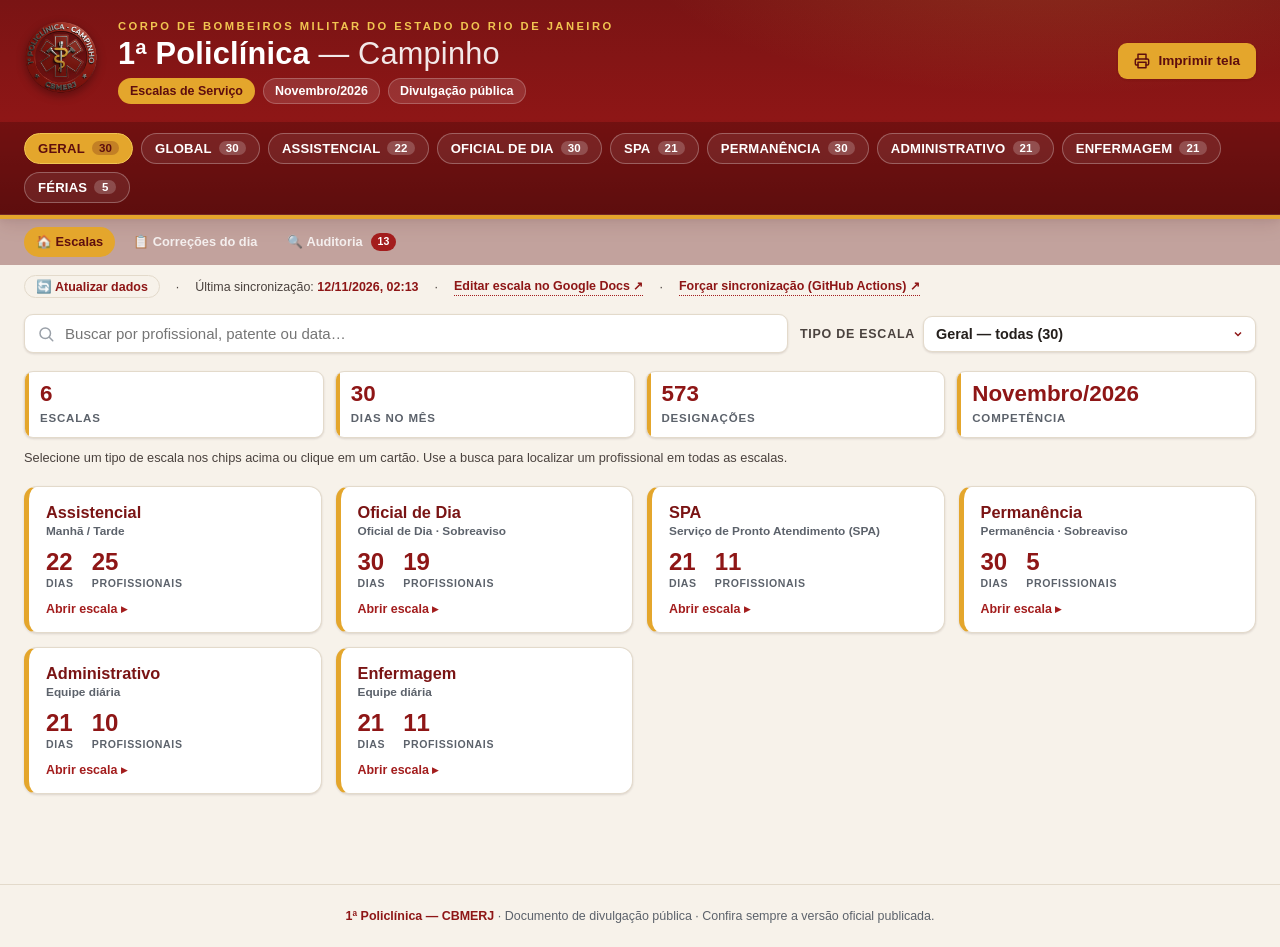
<file: index.html>
<!DOCTYPE html>
<html lang="pt-BR">
<head>
<meta charset="UTF-8">
<meta name="viewport" content="width=device-width, initial-scale=1.0">
<title>Escalas — 1ª Policlínica CBMERJ</title>
<link rel="icon" type="image/webp" href="assets/logo-policlinica.webp">
<link rel="stylesheet" href="assets/site.css">
</head>
<body>

<header class="hero">
  <div class="hero-inner">
    <!-- Brasão oficial da 1ª Policlínica — Campinho, CBMERJ -->
    <div class="badge" aria-hidden="true">
      <img src="assets/logo-policlinica.webp" width="74" height="74" alt="">
    </div>
    <div class="hero-text">
      <div class="eyebrow">Corpo de Bombeiros Militar do Estado do Rio de Janeiro</div>
      <h1>1ª Policlínica <span class="thin">— Campinho</span></h1>
      <div class="hero-sub" id="hero-pills">
        <span class="pill gold">Escalas de Serviço</span>
        <span class="pill" id="pill-competencia">Carregando…</span>
        <span class="pill">Divulgação pública</span>
      </div>
    </div>
    <button class="btn-print" onclick="window.print()" title="Imprimir a tela atual">
      <svg width="16" height="16" viewBox="0 0 24 24" fill="none" stroke="currentColor" stroke-width="2.2" stroke-linecap="round" stroke-linejoin="round"><path d="M6 9V2h12v7"/><path d="M6 18H4a2 2 0 0 1-2-2v-5a2 2 0 0 1 2-2h16a2 2 0 0 1 2 2v5a2 2 0 0 1-2 2h-2"/><rect x="6" y="14" width="12" height="8"/></svg>
      Imprimir tela
    </button>
  </div>

  <div class="chipbar"><div class="chipbar-inner" id="chipbar"></div></div>
</header>

<nav class="pagenav" aria-label="Navegação entre páginas">
  <div class="pagenav-inner">
    <a href="index.html" class="active">🏠 Escalas</a>
    <a href="correcoes.html">📋 Correções do dia</a>
    <a href="auditoria.html">🔍 Auditoria<span class="badge-alert" id="audit-badge" style="display:none"></span></a>
  </div>
</nav>

<div class="srcbar" id="srcbar"></div>

<div class="toolbar">
  <label class="search">
    <svg width="18" height="18" viewBox="0 0 24 24" fill="none" stroke="currentColor" stroke-width="2" stroke-linecap="round"><circle cx="11" cy="11" r="7"/><path d="M21 21l-4.3-4.3"/></svg>
    <input id="q" type="search" placeholder="Buscar por profissional, patente ou data…" autocomplete="off">
  </label>
  <div class="field">
    <label for="sel-tipo">Tipo de Escala</label>
    <select id="sel-tipo"></select>
  </div>
  <div class="seg" id="seg-view" role="tablist" aria-label="Modo de visualização">
    <button id="view-day" class="active" role="tab">Por Data</button>
    <button id="view-prof" role="tab">Por Profissional</button>
  </div>
</div>

<section class="stats" id="stats" aria-label="Resumo"></section>
<div class="legend" id="legend"></div>

<main><div id="content"><div class="empty">Carregando escalas…</div></div></main>

<footer id="footer">
  <strong>1ª Policlínica — CBMERJ</strong> · Documento de divulgação pública ·
  Confira sempre a versão oficial publicada.
</footer>

<script>
/* ============================================================
   Site estático: os dados NÃO estão fixos no código. Eles vêm de
   data/escalas.json (gerado a partir do Google Docs mantido pela
   administração) e data/contatos.json (telefones para WhatsApp).
   Layouts suportados: 'shift' (M/T) · 'team' (equipe) · 'pair' (2 colunas)
   ============================================================ */
const M=1,T=2;

let SCHEDULES=[];
let byId={};
let CONTACTS=[];
let META={};
let FERIAS={atualizadoEm:null,linkQuadro:null,periodos:[]};

/* ---------- HELPERS ---------- */
const norm=s=>(s||"").toLowerCase().normalize("NFD").replace(/[̀-ͯ]/g,"");

const RANKS=[
  [/^TEN\s+CEL\b/i,"TEN CEL","r-tc"],
  [/^SUBTEN\b/i,"SUBTEN","r-sub"],
  [/^[1-3][°º]\s*TEN\b/i,null,"r-ten"],
  [/^[1-3][°º]\s*SGT\b/i,null,"r-sgt"],
  [/^CEL\b/i,"CEL","r-cel"],
  [/^MAJ\b/i,"MAJ","r-maj"],
  [/^CAP\b/i,"CAP","r-cap"],
  [/^SGT\b/i,"SGT","r-sgt"],
  [/^TEN\b/i,"TEN","r-ten"],
];
function rank(nameRaw){
  const n=(nameRaw||"").replace(/\s+/g," ").trim();
  for(const [re,label,cls] of RANKS){
    const m=n.match(re);
    if(m) return {label:(label||m[0].trim()).toUpperCase(),cls,rest:n.slice(m[0].length).trim(),full:n};
  }
  return {label:"",cls:"r-sgt",rest:n,full:n};
}

let CONTACT_BY_KEY={};
function contactFor(restName){
  return CONTACT_BY_KEY[norm(restName)];
}
function waHref(phoneRaw,personName){
  const digits=(phoneRaw||"").replace(/\D/g,"");
  if(!digits)return null;
  const text=encodeURIComponent(`Olá, ${personName} — sobre a escala de serviço da 1ª Policlínica.`);
  return `https://wa.me/${digits}?text=${text}`;
}
const WA_ICON=`<svg viewBox="0 0 24 24" fill="currentColor"><path d="M17.5 14.4c-.3-.1-1.6-.8-1.9-.9-.2-.1-.4-.1-.6.1-.2.2-.6.9-.8 1.1-.1.2-.3.2-.5.1-1.5-.7-2.5-1.3-3.5-2.9-.3-.4 0-.4.3-.8.2-.2.3-.4.1-.6-.1-.2-.6-1.5-.8-2-.2-.5-.4-.4-.6-.4h-.5c-.2 0-.5.1-.7.4-.2.3-.9 1-.9 2.3 0 1.4 1 2.7 1.2 2.9.2.2 1.9 3 4.7 4.1 2.3 1 2.3.6 2.7.5.4-.1 1.6-.6 1.8-1.3.2-.6.2-1.1.1-1.2-.1-.1-.3-.2-.6-.3zm-5.5 6.5h0c-1.6 0-3.1-.4-4.5-1.2l-.3-.2-3.3.9.9-3.2-.2-.3C3.9 15.4 3.5 13.7 3.5 12c0-4.7 3.8-8.5 8.5-8.5 2.3 0 4.4.9 6 2.5 1.6 1.6 2.5 3.7 2.5 6 0 4.7-3.8 8.5-8.5 8.5zm7.1-15.6C17.4 3.6 14.8 2.5 12 2.5 6.8 2.5 2.5 6.8 2.5 12c0 1.7.4 3.4 1.3 4.8L2.5 21.5l4.8-1.3c1.4.8 3 1.2 4.7 1.2h0c5.2 0 9.5-4.3 9.5-9.5 0-2.5-1-4.9-2.9-6.6z"/></svg>`;
function waButton(phoneRaw,personName){
  const href=waHref(phoneRaw,personName);
  if(!href)return "";
  return `<a class="wa-btn" href="${href}" target="_blank" rel="noopener" title="Chamar ${personName} no WhatsApp" onclick="event.stopPropagation()">${WA_ICON}</a>`;
}
function rankHTML(nameRaw){
  const r=rank(nameRaw);
  const c=contactFor(r.rest);
  const wa=c?waButton(c.whatsapp,r.full):"";
  return `<span class="rank ${r.cls}">${r.label||"—"}</span><span class="name">${r.rest}</span>${wa}`;
}
const dd=d=>d.slice(0,5);

function dayNames(sc,day){
  if(sc.layout==="shift")return day.r.map(x=>x[0]);
  if(sc.layout==="team")return day.t;
  return [...day.a.map(x=>x.n),...day.b.map(x=>x.n)];
}
function dayBlob(sc,day){return norm(day.d+" "+day.wd+" "+dayNames(sc,day).join(" "));}

function brDateToJs(s){const [d,m,y]=s.split("/").map(Number);return new Date(y,m-1,d);}
function periodoAtivo(p,hoje){const h=new Date(hoje.getFullYear(),hoje.getMonth(),hoje.getDate());return brDateToJs(p.inicio)<=h&&h<=brDateToJs(p.fim);}

/* ---------- STATE ---------- */
const state={sched:"geral",view:"day",q:""};

/* ---------- CHIPS + SELECT ---------- */
function distinctCalendarDays(){
  const set=new Set();SCHEDULES.forEach(s=>s.days.forEach(d=>set.add(d.d)));return set.size;
}
const BASE_IDS=["assistencial","permanencia","administrativo","enfermagem"];
const BASE_LABELS={assistencial:"Assistência",permanencia:"Permanência",administrativo:"Administrativo",enfermagem:"Enfermagem"};

function buildChrome(){
  const chips=[["geral","GERAL",distinctCalendarDays()],
    ["global","GLOBAL",globalDates().length],
    ...SCHEDULES.map(s=>[s.id,s.label.toUpperCase(),s.days.length]),
    ["ferias","FÉRIAS",FERIAS.periodos.length]];
  document.getElementById("chipbar").innerHTML=chips.map(([id,lbl,c])=>
    `<button class="tchip" data-sched="${id}"><span>${lbl}</span><span class="cnt">${c}</span></button>`).join("");
  document.getElementById("sel-tipo").innerHTML=chips.map(([id,lbl,c])=>
    `<option value="${id}">${id==="geral"?"Geral — todas":id==="ferias"?"Férias":id==="global"?"Global — todas as funções":(byId[id].short||byId[id].label)} (${c})</option>`).join("");
  document.querySelectorAll(".tchip").forEach(b=>b.onclick=()=>setSched(b.dataset.sched));
  document.getElementById("sel-tipo").onchange=e=>setSched(e.target.value);
}

function syncChrome(){
  document.querySelectorAll(".tchip").forEach(b=>b.classList.toggle("active",b.dataset.sched===state.sched));
  document.getElementById("sel-tipo").value=state.sched;
  document.getElementById("seg-view").classList.toggle("hidden",state.sched==="geral"||state.sched==="ferias"||state.sched==="global");
}

/* ---------- STATS + LEGEND ---------- */
function renderStatsLegend(){
  const stats=document.getElementById("stats"), legend=document.getElementById("legend");
  const competencia=META.competencia||"—";
  if(state.sched==="geral"){
    let entries=0;
    SCHEDULES.forEach(s=>s.days.forEach(d=>entries+=dayNames(s,d).length));
    stats.innerHTML=statCards([[SCHEDULES.length,"Escalas"],[distinctCalendarDays(),"Dias no mês"],[entries,"Designações"],[competencia,"Competência"]]);
    legend.innerHTML=`<span class="item hint">Selecione um tipo de escala nos chips acima ou clique em um cartão. Use a busca para localizar um profissional em todas as escalas.</span>`;
    return;
  }
  if(state.sched==="ferias"){
    const hoje=new Date();
    const ativos=FERIAS.periodos.filter(p=>periodoAtivo(p,hoje)).length;
    stats.innerHTML=statCards([[FERIAS.periodos.length,"Períodos"],[ativos,"De férias hoje"],[competencia,"Competência"]]);
    legend.innerHTML=`<span class="item"><span class="dot a"></span> Em férias agora</span><span class="item"><span class="dot b"></span> Período futuro/encerrado</span>`;
    return;
  }
  if(state.sched==="global"){
    const days=globalDates();
    let entries=0;const profs=new Set();
    BASE_IDS.forEach(id=>{const sc=byId[id];if(!sc)return;sc.days.forEach(d=>dayNames(sc,d).forEach(n=>{profs.add(norm(rank(n).rest));entries++;}));});
    stats.innerHTML=statCards([[days.length,"Dias"],[profs.size,"Profissionais"],[entries,"Designações"],[competencia,"Competência"]]);
    legend.innerHTML=`<span class="item"><span class="acc-flag">SPA · Oficial de Dia</span> atividade acumulada à função do dia</span><span class="item hint" style="color:var(--silver-500)">Botão “Imprimir tela” ou Ctrl/Cmd + P</span>`;
    return;
  }
  const sc=byId[state.sched];
  const profs=new Set();let entries=0;
  sc.days.forEach(d=>dayNames(sc,d).forEach(n=>{profs.add(norm(rank(n).rest));entries++;}));
  stats.innerHTML=statCards([[sc.days.length,"Dias de escala"],[profs.size,"Profissionais"],[entries,sc.unit],[competencia,"Competência"]]);

  if(sc.layout==="shift")
    legend.innerHTML=`<span class="item"><span class="chip m">M</span> Manhã</span><span class="item"><span class="chip t">T</span> Tarde</span><span class="item hint" style="color:var(--silver-500)">Botão “Imprimir tela” ou Ctrl/Cmd + P</span>`;
  else if(sc.layout==="pair")
    legend.innerHTML=`<span class="item"><span class="dot a"></span> ${sc.cols[0]}</span><span class="item"><span class="dot b"></span> ${sc.cols[1]}</span><span class="item hint" style="color:var(--silver-500)">Botão “Imprimir tela” ou Ctrl/Cmd + P</span>`;
  else
    legend.innerHTML=`<span class="item"><span class="dot a"></span> Equipe do dia</span><span class="item hint" style="color:var(--silver-500)">Botão “Imprimir tela” ou Ctrl/Cmd + P</span>`;
}
const statCards=arr=>arr.map(([n,l])=>`<div class="stat"><div class="num">${n}</div><div class="lbl">${l}</div></div>`).join("");

/* ---------- RENDER: content ---------- */
function render(){
  syncChrome();renderStatsLegend();
  const el=document.getElementById("content");
  const q=norm(state.q.trim());
  if(state.sched==="geral"){el.innerHTML=renderDash(q);bindDash();return;}
  if(state.sched==="ferias"){el.innerHTML=renderFerias(q);return;}
  if(state.sched==="global"){el.innerHTML=renderGlobal(q);return;}
  const sc=byId[state.sched];
  el.innerHTML=state.view==="day"?renderDays(sc,q):renderProf(sc,q);
}

/* FÉRIAS (períodos, não dias) */
function renderFerias(q){
  if(!FERIAS.periodos.length){
    return `<div class="empty"><svg width="44" height="44" viewBox="0 0 24 24" fill="none" stroke="currentColor" stroke-width="1.6"><rect x="3" y="4" width="18" height="18" rx="2"/><path d="M16 2v4M8 2v4M3 10h18"/></svg>
      <div>Nenhum período de férias sincronizado ainda.</div>
      ${FERIAS.linkQuadro?`<div style="margin-top:8px"><a href="${FERIAS.linkQuadro}" target="_blank" rel="noopener">Ver quadro no Trello ↗</a></div>`:""}
    </div>`;
  }
  const hoje=new Date();
  const items=FERIAS.periodos
    .filter(p=>!q||norm(p.nome).includes(q))
    .slice()
    .sort((a,b)=>brDateToJs(a.inicio)-brDateToJs(b.inicio));
  const cards=items.map(p=>{
    const ativo=periodoAtivo(p,hoje);
    const r=rank(p.nome);
    const c=contactFor(r.rest);
    const wa=c?waButton(c.whatsapp,r.full):"";
    return `<div class="prof"><div class="prof-head">
      <span class="dot ${ativo?'a':'b'}"></span>
      <span class="rank ${r.cls}">${r.label||"—"}</span><span class="name">${r.rest}</span>${wa}
      <span class="badge-count">${ativo?"de férias agora":dd(p.inicio)+" – "+dd(p.fim)}</span>
      </div>
      <div class="prof-days"><span class="dtag"><span class="dd">${p.inicio}</span> até <span class="dd">${p.fim}</span></span></div>
    </div>`;
  }).join("");
  return `<div class="grid">${cards||emptyBlock()}</div>`;
}

/* ---------- GLOBAL (todos os militares do dia, por função) ---------- */
function globalDates(){
  const map=new Map();
  BASE_IDS.forEach(id=>{const sc=byId[id];if(!sc)return;sc.days.forEach(d=>{if(!map.has(d.d))map.set(d.d,d.wd);});});
  return [...map.entries()].sort((a,b)=>brDateToJs(a[0])-brDateToJs(b[0]));
}
function dayOf(scId,dateStr){
  const sc=byId[scId];if(!sc)return null;
  return sc.days.find(d=>d.d===dateStr)||null;
}
function buildAccFlags(dateStr){
  const flags=new Map();
  const add=(name,label)=>{const k=norm(rank(name).rest);if(!flags.has(k))flags.set(k,[]);flags.get(k).push(label);};
  const spa=dayOf("spa",dateStr);
  if(spa)spa.r.forEach(([n,s])=>add(n,"SPA "+((s&M&&s&T)?"M/T":s&M?"M":"T")));
  const of=dayOf("oficial",dateStr);
  if(of){
    of.a.forEach(e=>add(e.n,"Oficial de Dia"+(e.t?` (${e.t})`:"")));
    of.b.forEach(e=>add(e.n,"Sobreaviso (Of. Dia)"));
  }
  return flags;
}
function flagsHTML(flagsMap,name){
  const arr=flagsMap.get(norm(rank(name).rest));
  if(!arr||!arr.length)return "";
  return arr.map(f=>`<span class="acc-flag">${f}</span>`).join("");
}
function pairSecGlobal(label,cls,arr,flagsMap,matched){
  return `<div class="pair-sec"><div class="pair-lbl ${cls}"><span class="dot ${cls}"></span>${label}</div>`+
    arr.map(e=>{matched.add(norm(rank(e.n).rest));return `<div class="pair-row">${e.t?`<span class="time-tag">${e.t}</span>`:""}${rankHTML(e.n)}${flagsHTML(flagsMap,e.n)}</div>`;}).join("")+`</div>`;
}
function renderGlobal(q){
  const days=globalDates();
  const cards=days.map(([dateStr,wd])=>{
    const blobParts=[dateStr,wd];
    BASE_IDS.forEach(id=>{const d=dayOf(id,dateStr);if(d)blobParts.push(dayNames(byId[id],d).join(" "));});
    const spaDay0=dayOf("spa",dateStr);if(spaDay0)blobParts.push(spaDay0.r.map(x=>x[0]).join(" "));
    const ofDay0=dayOf("oficial",dateStr);if(ofDay0)blobParts.push([...ofDay0.a.map(e=>e.n),...ofDay0.b.map(e=>e.n)].join(" "));
    const blob=norm(blobParts.join(" "));
    if(q&&!blob.includes(q))return "";

    const flags=buildAccFlags(dateStr);
    const matched=new Set();
    let total=0;

    const sections=BASE_IDS.map(id=>{
      const sc=byId[id],day=dayOf(id,dateStr);
      if(!sc)return "";
      if(!day)return `<div class="gsec"><div class="gsec-lbl">${BASE_LABELS[id]}</div><div class="gsec-empty">Sem lançamento</div></div>`;
      const names=dayNames(sc,day);total+=names.length;
      let body;
      if(sc.layout==="shift"){
        body=`<ul class="roster">`+day.r.map(([n,s])=>{matched.add(norm(rank(n).rest));
          return `<li>${rankHTML(n)}${flagsHTML(flags,n)}<span class="shifts"><span class="sh ${s&M?'on-m':'off'}">M</span><span class="sh ${s&T?'on-t':'off'}">T</span></span></li>`;
        }).join("")+`</ul>`;
      }else if(sc.layout==="team"){
        body=`<ul class="roster">`+day.t.map(n=>{matched.add(norm(rank(n).rest));
          return `<li>${rankHTML(n)}${flagsHTML(flags,n)}</li>`;
        }).join("")+`</ul>`;
      }else{
        body=pairSecGlobal(sc.cols[0],"a",day.a,flags,matched)+pairSecGlobal(sc.cols[1],"b",day.b,flags,matched);
      }
      return `<div class="gsec"><div class="gsec-lbl">${BASE_LABELS[id]}<span class="gsec-cnt">${names.length}</span></div>${body}</div>`;
    }).join("");

    const extras=[];
    const spaDay=dayOf("spa",dateStr);
    if(spaDay)spaDay.r.forEach(([n])=>{if(!matched.has(norm(rank(n).rest)))extras.push({n,label:"SPA"});});
    const ofDay=dayOf("oficial",dateStr);
    if(ofDay){
      ofDay.a.forEach(e=>{if(!matched.has(norm(rank(e.n).rest)))extras.push({n:e.n,label:"Oficial de Dia"+(e.t?` (${e.t})`:"")});});
      ofDay.b.forEach(e=>{if(!matched.has(norm(rank(e.n).rest)))extras.push({n:e.n,label:"Sobreaviso (Of. Dia)"});});
    }
    const extrasHTML=extras.length?`<div class="gsec gsec-extra"><div class="gsec-lbl">Também de plantão hoje (sem função-base cadastrada)</div>
      <ul class="roster">${extras.map(e=>`<li>${rankHTML(e.n)}<span class="acc-flag">${e.label}</span></li>`).join("")}</ul></div>`:"";

    return `<article class="card gcard">
      <div class="card-head"><div><div class="date">${dd(dateStr)}</div><div class="wd">${wd}</div></div><span class="count">${total}</span></div>
      ${sections}${extrasHTML}</article>`;
  }).join("");
  return `<div class="grid global-grid">${cards||emptyBlock()}</div>`;
}

/* GERAL dashboard */
function renderDash(q){
  const cards=SCHEDULES.map(sc=>{
    let hits=0;
    if(q)sc.days.forEach(d=>{if(dayBlob(sc,d).includes(q))hits++;});
    if(q&&hits===0)return "";
    const profs=new Set();sc.days.forEach(d=>dayNames(sc,d).forEach(n=>profs.add(norm(rank(n).rest))));
    return `<button class="dcard" data-sched="${sc.id}">
      <h3>${sc.label}</h3><div class="sub">${sc.short||nameForLayout(sc)}</div>
      <div class="metrics">
        <div class="metric"><div class="n">${sc.days.length}</div><div class="l">Dias</div></div>
        <div class="metric"><div class="n">${profs.size}</div><div class="l">Profissionais</div></div>
      </div>
      ${q?`<div class="hitline">${hits} dia(s) com “${state.q.trim()}”</div>`:""}
      <div class="go">Abrir escala ▸</div>
    </button>`;
  }).join("");
  return `<div class="dash">${cards||emptyBlock()}</div>`;
}
function nameForLayout(sc){return sc.layout==="pair"?sc.cols.join(" · "):sc.layout==="shift"?"Manhã / Tarde":"Equipe diária";}
function bindDash(){document.querySelectorAll(".dcard").forEach(b=>b.onclick=()=>setSched(b.dataset.sched));}

/* DAY view per layout */
function renderDays(sc,q){
  const cards=sc.days.map(day=>{
    const match=!q||dayBlob(sc,day).includes(q);
    if(!match)return "";
    if(day.feriado){
      return `<article class="card">
        <div class="card-head"><div><div class="date">${dd(day.d)}</div><div class="wd">${day.wd}</div></div></div>
        <div class="feriado-box">★ ${day.feriado}</div></article>`;
    }
    let body,count;
    if(sc.layout==="shift"){
      count=day.r.length;
      body=`<ul class="roster">`+day.r.map(([n,s])=>`<li class="${q&&norm(rank(n).rest).includes(q)?'hit':''}">${rankHTML(n)}
        <span class="shifts"><span class="sh ${s&M?'on-m':'off'}">M</span><span class="sh ${s&T?'on-t':'off'}">T</span></span></li>`).join("")+`</ul>`;
    }else if(sc.layout==="team"){
      count=day.t.length;
      body=`<ul class="roster">`+day.t.map(n=>`<li class="${q&&norm(rank(n).rest).includes(q)?'hit':''}">${rankHTML(n)}</li>`).join("")+`</ul>`;
    }else{
      count=day.a.length+day.b.length;
      body=pairSec(sc.cols[0],"a",day.a,q)+pairSec(sc.cols[1],"b",day.b,q);
    }
    return `<article class="card">
      <div class="card-head"><div><div class="date">${dd(day.d)}</div><div class="wd">${day.wd}</div></div><span class="count">${count}</span></div>
      ${body}</article>`;
  }).join("");
  return `<div class="grid">${cards||emptyBlock()}</div>`;
}
function pairSec(label,cls,arr,q){
  return `<div class="pair-sec"><div class="pair-lbl ${cls}"><span class="dot ${cls}"></span>${label}</div>`+
    arr.map(e=>`<div class="pair-row ${q&&norm(rank(e.n).rest).includes(q)?'hit':''}">${e.t?`<span class="time-tag">${e.t}</span>`:""}${rankHTML(e.n)}</div>`).join("")+`</div>`;
}

/* PROFESSIONAL view per layout */
function renderProf(sc,q){
  const map=new Map();
  const push=(n,dstr,meta)=>{const k=rank(n).rest;if(!map.has(k))map.set(k,{full:n,items:[]});map.get(k).items.push({dd:dd(dstr),meta});};
  sc.days.forEach(day=>{
    if(day.feriado)return;
    if(sc.layout==="shift")day.r.forEach(([n,s])=>push(n,day.d,{type:"shift",s}));
    else if(sc.layout==="team")day.t.forEach(n=>push(n,day.d,null));
    else{day.a.forEach(e=>push(e.n,day.d,{type:"role",cls:"a"}));day.b.forEach(e=>push(e.n,day.d,{type:"role",cls:"b"}));}
  });
  const names=[...map.keys()].sort((a,b)=>a.localeCompare(b,"pt")).filter(k=>!q||norm(k).includes(q));
  const cards=names.map(k=>{
    const {full,items}=map.get(k);
    const c=contactFor(k);
    const wa=c?waButton(c.whatsapp,full):"";
    const tags=items.map(it=>{
      let badge="";
      if(it.meta&&it.meta.type==="shift")badge=(it.meta.s&M?'<span class="mini m">M</span>':'')+(it.meta.s&T?'<span class="mini t">T</span>':'');
      else if(it.meta&&it.meta.type==="role")badge=`<span class="mini ${it.meta.cls}">${it.meta.cls==="a"?sc.cols[0].slice(0,4):sc.cols[1].slice(0,4)}</span>`;
      return `<span class="dtag"><span class="dd">${it.dd}</span>${badge}</span>`;
    }).join("");
    return `<div class="prof"><div class="prof-head"><span class="rank ${rank(full).cls}">${rank(full).label||"—"}</span>
      <span class="name">${k}</span>${wa}<span class="badge-count">${items.length} dia${items.length>1?'s':''}</span></div>
      <div class="prof-days">${tags}</div></div>`;
  }).join("");
  return `<div class="grid">${cards||emptyBlock()}</div>`;
}

function emptyBlock(){return `<div class="empty"><svg width="44" height="44" viewBox="0 0 24 24" fill="none" stroke="currentColor" stroke-width="1.6"><circle cx="11" cy="11" r="7"/><path d="M21 21l-4.3-4.3"/></svg><div>Nenhum resultado encontrado.</div></div>`;}
function errorBlock(msg){return `<div class="empty"><svg width="44" height="44" viewBox="0 0 24 24" fill="none" stroke="currentColor" stroke-width="1.6"><circle cx="12" cy="12" r="10"/><path d="M12 8v4M12 16h.01"/></svg><div>${msg}</div></div>`;}

/* ---------- ACTIONS ---------- */
function setSched(id){state.sched=id;render();window.scrollTo({top:0,behavior:"smooth"});}
function setView(v){state.view=v;document.getElementById("view-day").classList.toggle("active",v==="day");document.getElementById("view-prof").classList.toggle("active",v==="prof");render();}

/* ---------- FONTE / RODAPÉ ---------- */
const ACTIONS_URL="https://github.com/ricardodesouzacarvalho/Escalas_1a_Policlinica/actions/workflows/sync-escala.yml";

function renderSrcBar(){
  const el=document.getElementById("srcbar");
  const partes=[`<button id="btn-refresh" title="Recarrega os dados já publicados (não refaz a sincronização)">🔄 Atualizar dados</button>`];
  if(META.atualizadoEm){
    const dt=new Date(META.atualizadoEm);
    partes.push(`<span id="last-sync">Última sincronização: <b>${dt.toLocaleString("pt-BR",{dateStyle:"short",timeStyle:"short"})}</b></span>`);
  }
  if(META.linkEdicao){
    partes.push(`<a href="${META.linkEdicao}" target="_blank" rel="noopener">Editar escala no Google Docs ↗</a>`);
  }
  partes.push(`<a href="${ACTIONS_URL}" target="_blank" rel="noopener">Forçar sincronização (GitHub Actions) ↗</a>`);
  el.innerHTML=partes.join(" · ");
  document.getElementById("btn-refresh").addEventListener("click",refreshAll);
  if(META.competencia){
    document.getElementById("pill-competencia").textContent=META.competencia;
    document.title=`Escalas — 1ª Policlínica CBMERJ — ${META.competencia}`;
  }
}

async function refreshAll(){
  const btn=document.getElementById("btn-refresh");
  if(btn){btn.disabled=true;btn.textContent="🔄 Atualizando…";}
  await init();
  if(btn){btn.disabled=false;}
}

/* ---------- INIT ---------- */
async function init(){
  try{
    const [escalasRes,contatosRes,feriasRes,auditoriaRes]=await Promise.all([
      fetch("data/escalas.json",{cache:"no-store"}),
      fetch("data/contatos.json",{cache:"no-store"}).catch(()=>null),
      fetch("data/ferias.json",{cache:"no-store"}).catch(()=>null),
      fetch("data/auditoria.json",{cache:"no-store"}).catch(()=>null),
    ]);
    if(!escalasRes.ok)throw new Error("HTTP "+escalasRes.status);
    const data=await escalasRes.json();
    META={competencia:data.competencia,atualizadoEm:data.atualizadoEm,linkEdicao:data.linkEdicao,docId:data.docId};
    SCHEDULES=data.escalas;
    byId=Object.fromEntries(SCHEDULES.map(s=>[s.id,s]));

    if(contatosRes&&contatosRes.ok){
      CONTACTS=await contatosRes.json();
      CONTACT_BY_KEY=Object.fromEntries(CONTACTS.filter(c=>c.whatsapp).map(c=>[norm(c.nome),c]));
    }
    if(feriasRes&&feriasRes.ok){
      FERIAS=await feriasRes.json();
    }
    if(auditoriaRes&&auditoriaRes.ok){
      const aud=await auditoriaRes.json();
      const badge=document.getElementById("audit-badge");
      if(badge&&aud.resumo&&aud.resumo.alta>0){badge.textContent=aud.resumo.alta;badge.style.display="";}
    }

    renderSrcBar();
    buildChrome();
    render();
  }catch(err){
    document.getElementById("content").innerHTML=errorBlock("Não foi possível carregar as escalas agora. Tente novamente em alguns minutos.");
    console.error(err);
  }
}

document.getElementById("q").addEventListener("input",e=>{state.q=e.target.value;render();});
document.getElementById("view-day").addEventListener("click",()=>setView("day"));
document.getElementById("view-prof").addEventListener("click",()=>setView("prof"));
init();
</script>
</body>
</html>
</file>
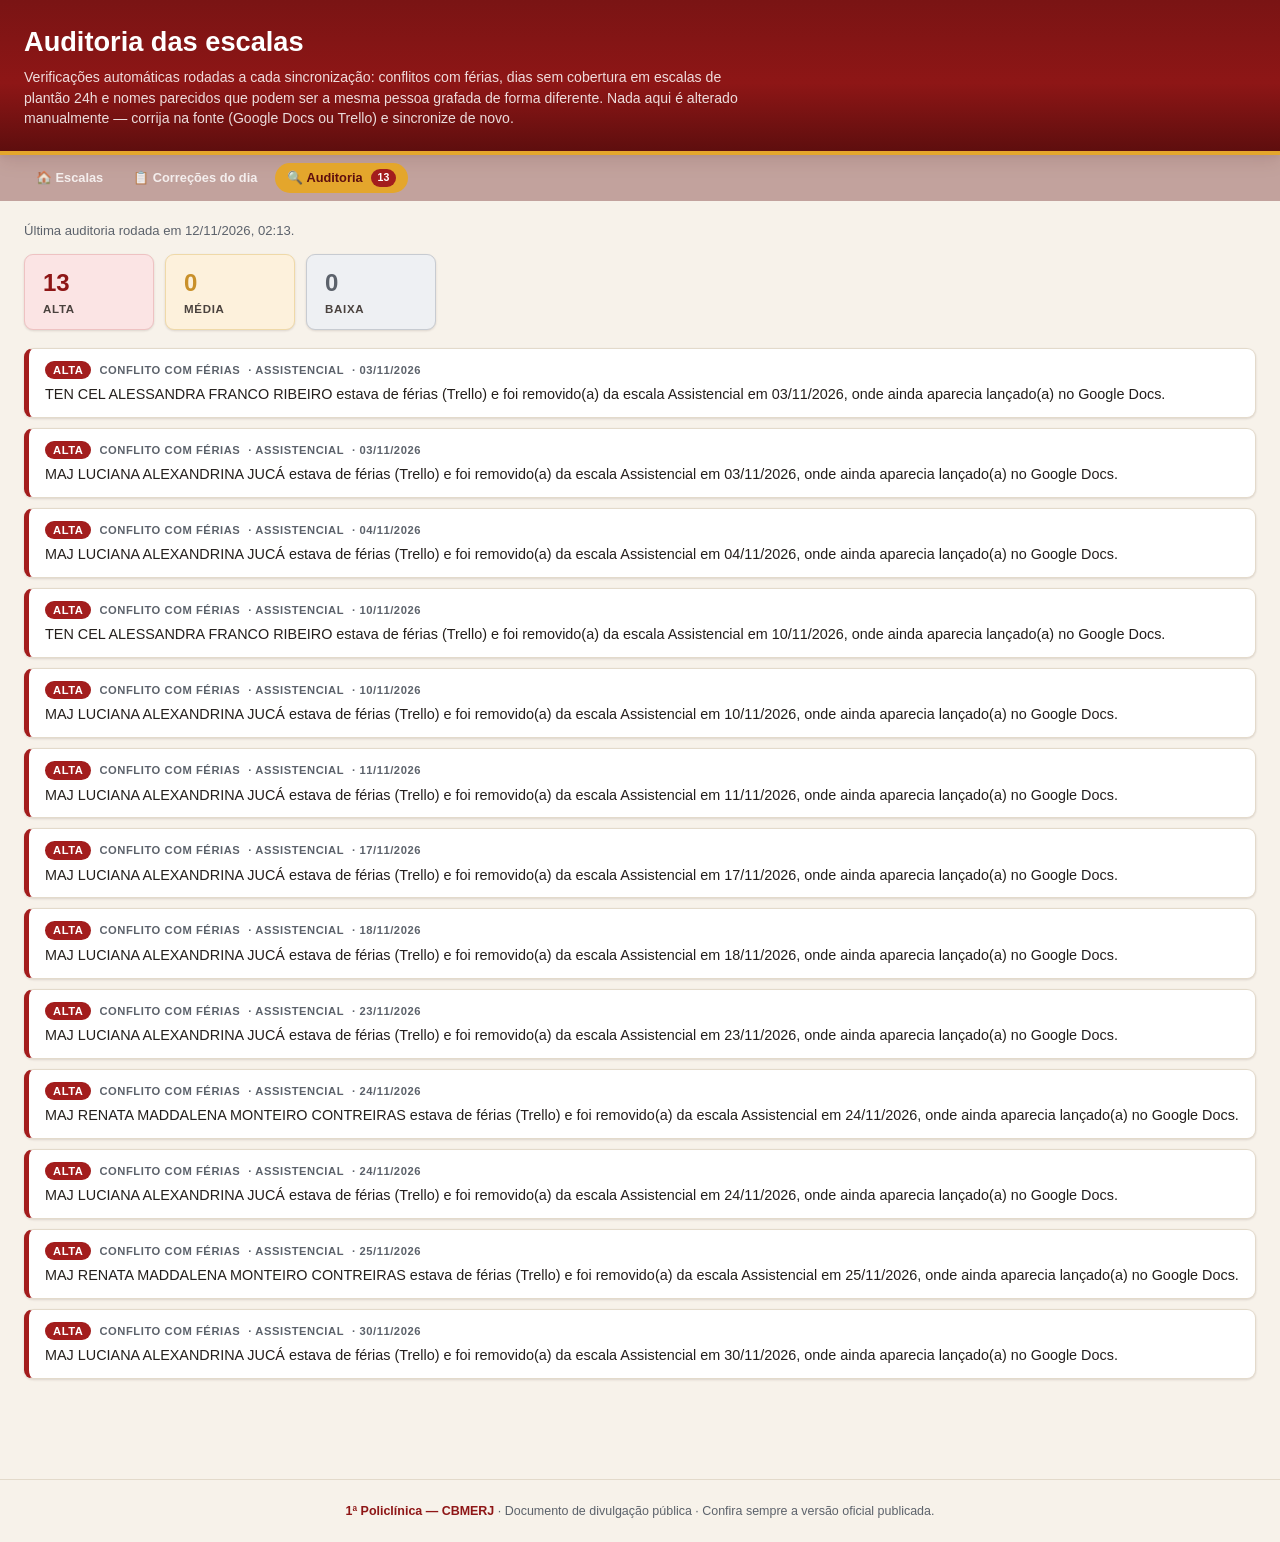
<file: auditoria.html>
<!DOCTYPE html>
<html lang="pt-BR">
<head>
<meta charset="UTF-8">
<meta name="viewport" content="width=device-width, initial-scale=1.0">
<title>Auditoria — 1ª Policlínica CBMERJ</title>
<link rel="icon" type="image/webp" href="assets/logo-policlinica.webp">
<link rel="stylesheet" href="assets/site.css">
</head>
<body>

<header class="subhero">
  <div class="subhero-inner">
    <h1>Auditoria das escalas</h1>
    <p>Verificações automáticas rodadas a cada sincronização: conflitos com férias, dias sem cobertura em
       escalas de plantão 24h e nomes parecidos que podem ser a mesma pessoa grafada de forma diferente.
       Nada aqui é alterado manualmente — corrija na fonte (Google Docs ou Trello) e sincronize de novo.</p>
  </div>
</header>

<nav class="pagenav" aria-label="Navegação entre páginas">
  <div class="pagenav-inner">
    <a href="index.html">🏠 Escalas</a>
    <a href="correcoes.html">📋 Correções do dia</a>
    <a href="auditoria.html" class="active">🔍 Auditoria<span class="badge-alert" id="audit-badge" style="display:none"></span></a>
  </div>
</nav>

<div class="panel">
  <div id="updated" style="margin-bottom:14px;font-size:.82rem;color:var(--silver-700)"></div>
  <div class="summary-row" id="summary"></div>
  <div id="content">Carregando…</div>
</div>

<footer>
  <strong>1ª Policlínica — CBMERJ</strong> · Documento de divulgação pública ·
  Confira sempre a versão oficial publicada.
</footer>

<script>
const LABELS={alta:"Alta",media:"Média",baixa:"Baixa"};
const TIPOS={
  conflito_ferias:"Conflito com férias",
  dia_sem_profissional:"Dia sem profissional",
  lacuna_cobertura:"Lacuna de cobertura 24h",
  nome_parecido:"Possível nome duplicado",
};

function renderSummary(resumo){
  return ["alta","media","baixa"].map(s=>
    `<div class="sev-card ${s}"><div class="n">${resumo[s]||0}</div><div class="l">${LABELS[s]}</div></div>`
  ).join("");
}

function renderFindings(achados){
  if(!achados.length){
    return `<div class="empty">✅ Nenhuma inconsistência encontrada na última sincronização.</div>`;
  }
  return achados.map(a=>`
    <div class="finding ${a.severidade}">
      <div class="meta">
        <span class="sev ${a.severidade}">${LABELS[a.severidade]}</span>
        <span>${TIPOS[a.tipo]||a.tipo}</span>
        ${a.escalaId?`<span>· ${a.escalaId}</span>`:""}
        ${a.data?`<span>· ${a.data}</span>`:""}
      </div>
      <div class="desc">${a.descricao}</div>
    </div>`).join("");
}

async function init(){
  try{
    const res=await fetch("data/auditoria.json",{cache:"no-store"});
    if(!res.ok)throw new Error("HTTP "+res.status);
    const data=await res.json();

    if(data.geradoEm){
      const dt=new Date(data.geradoEm);
      document.getElementById("updated").textContent=
        `Última auditoria rodada em ${dt.toLocaleString("pt-BR",{dateStyle:"short",timeStyle:"short"})}.`;
    }
    document.getElementById("summary").innerHTML=renderSummary(data.resumo||{});
    document.getElementById("content").innerHTML=renderFindings(data.achados||[]);

    const badge=document.getElementById("audit-badge");
    if(badge&&data.resumo&&data.resumo.alta>0){badge.textContent=data.resumo.alta;badge.style.display="";}
  }catch(err){
    document.getElementById("content").innerHTML=`<div class="empty">Não foi possível carregar a auditoria agora.</div>`;
    console.error(err);
  }
}
init();
</script>
</body>
</html>
</file>
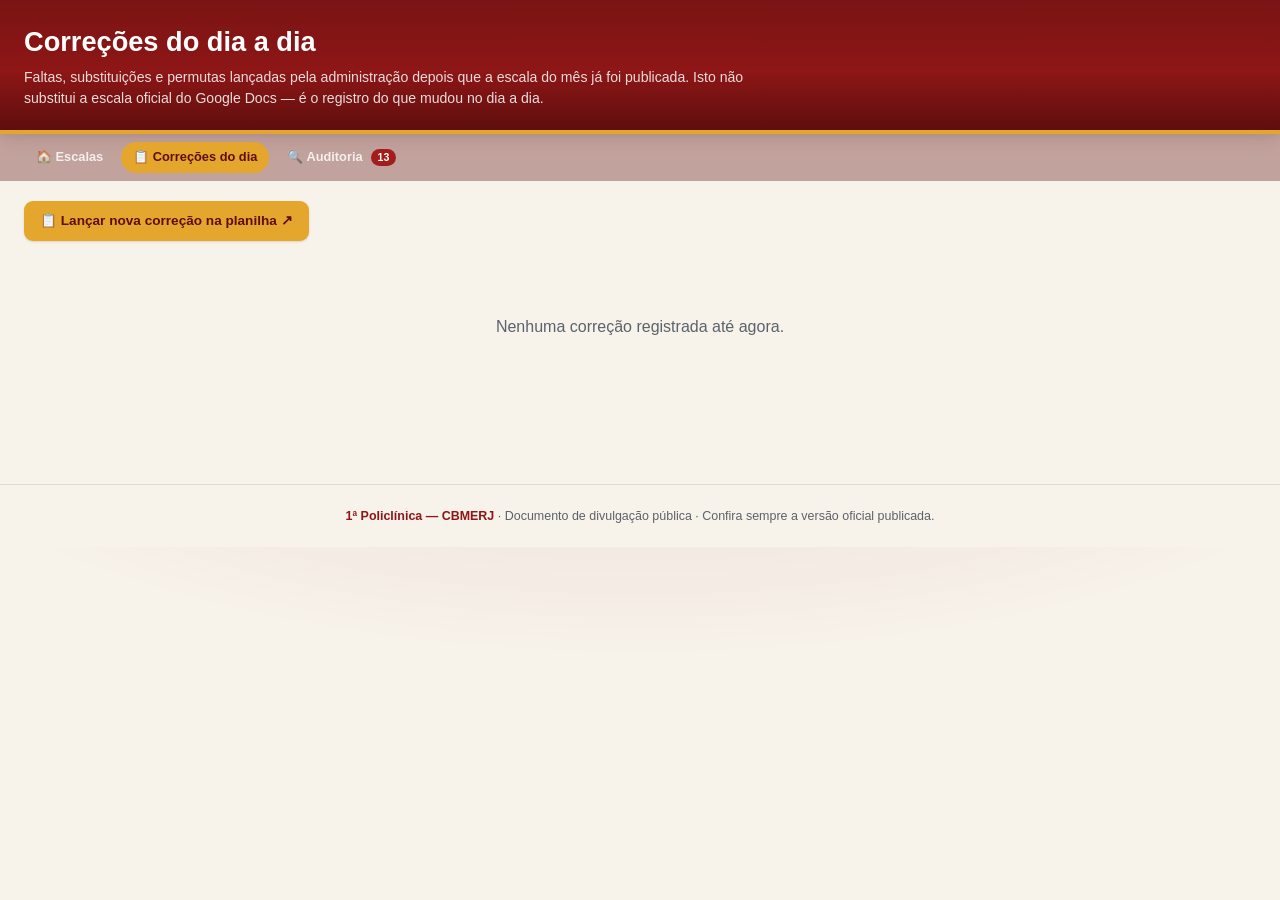
<file: correcoes.html>
<!DOCTYPE html>
<html lang="pt-BR">
<head>
<meta charset="UTF-8">
<meta name="viewport" content="width=device-width, initial-scale=1.0">
<title>Correções do dia — 1ª Policlínica CBMERJ</title>
<link rel="icon" type="image/webp" href="assets/logo-policlinica.webp">
<link rel="stylesheet" href="assets/site.css">
</head>
<body>

<header class="subhero">
  <div class="subhero-inner">
    <h1>Correções do dia a dia</h1>
    <p>Faltas, substituições e permutas lançadas pela administração depois que a escala do mês já foi publicada.
       Isto não substitui a escala oficial do Google Docs — é o registro do que mudou no dia a dia.</p>
  </div>
</header>

<nav class="pagenav" aria-label="Navegação entre páginas">
  <div class="pagenav-inner">
    <a href="index.html">🏠 Escalas</a>
    <a href="correcoes.html" class="active">📋 Correções do dia</a>
    <a href="auditoria.html">🔍 Auditoria<span class="badge-alert" id="audit-badge" style="display:none"></span></a>
  </div>
</nav>

<div class="panel">
  <div id="cta"></div>
  <div id="content">Carregando…</div>
</div>

<footer>
  <strong>1ª Policlínica — CBMERJ</strong> · Documento de divulgação pública ·
  Confira sempre a versão oficial publicada.
</footer>

<script>
const norm=s=>(s||"").toLowerCase().normalize("NFD").replace(/[̀-ͯ]/g,"");
const dd=d=>(d||"").slice(0,5);

function tipoClass(tipo){
  const t=norm(tipo);
  if(t.includes("falta"))return "falta";
  if(t.includes("substitui"))return "substituicao";
  if(t.includes("permuta"))return "permuta";
  return "outro";
}

function renderTable(correcoes){
  if(!correcoes.length){
    return `<div class="empty">Nenhuma correção registrada até agora.</div>`;
  }
  const rows=correcoes.map(c=>`
    <tr>
      <td>${dd(c.data)}</td>
      <td>${c.escala||"—"}</td>
      <td><span class="tipo ${tipoClass(c.tipo)}">${c.tipo||"—"}</span></td>
      <td>${c.profissionalOriginal||"—"}</td>
      <td>${c.profissionalNovo||"—"}</td>
      <td>${c.observacao||""}</td>
    </tr>`).join("");
  return `<table class="corr-table">
    <thead><tr><th>Data</th><th>Escala</th><th>Tipo</th><th>Profissional original</th><th>Substituto / novo</th><th>Observação</th></tr></thead>
    <tbody>${rows}</tbody>
  </table>`;
}

async function init(){
  try{
    const res=await fetch("data/correcoes.json",{cache:"no-store"});
    if(!res.ok)throw new Error("HTTP "+res.status);
    const data=await res.json();

    const cta=document.getElementById("cta");
    if(data.linkPlanilha){
      cta.innerHTML=`<a class="cta-edit" href="${data.linkPlanilha}" target="_blank" rel="noopener">📋 Lançar nova correção na planilha ↗</a>`;
    }

    document.getElementById("content").innerHTML=renderTable(data.correcoes||[]);

    const auditRes=await fetch("data/auditoria.json",{cache:"no-store"}).catch(()=>null);
    if(auditRes&&auditRes.ok){
      const aud=await auditRes.json();
      const badge=document.getElementById("audit-badge");
      if(badge&&aud.resumo&&aud.resumo.alta>0){badge.textContent=aud.resumo.alta;badge.style.display="";}
    }
  }catch(err){
    document.getElementById("content").innerHTML=`<div class="empty">Não foi possível carregar as correções agora.</div>`;
    console.error(err);
  }
}
init();
</script>
</body>
</html>
</file>
<file: assets/site.css>
/* =========================================================
     DESIGN SYSTEM — 1ª Policlínica / CBMERJ
     Paleta derivada das logomarcas da unidade:
       vermelho bombeiro, dourado/âmbar, prata e creme.
     ========================================================= */
  :root{
    --red-900:#5E0E0E; --red-800:#7A1414; --red-700:#8E1616; --red-600:#A31D1D; --red-500:#B93030;
    --gold-600:#C9902A; --gold-500:#E4A62C; --gold-400:#F1C551;
    --silver-100:#EEF0F3; --silver-300:#C7CBD1; --silver-500:#9AA0A8; --silver-700:#5C626B;
    --cream:#F7F2EA; --cream-card:#FFFFFF; --ink:#241F1C; --ink-soft:#4A423E; --line:#E3DACB;
    --wa-green:#1F8A57; --wa-green-bg:#E4F3EA;
    --shadow-sm:0 1px 2px rgba(46,20,20,.08),0 1px 3px rgba(46,20,20,.06);
    --shadow-md:0 6px 18px rgba(46,20,20,.10),0 2px 6px rgba(46,20,20,.06);
    --radius:13px; --radius-sm:9px; --maxw:1600px;
    --font:"Segoe UI",Roboto,-apple-system,BlinkMacSystemFont,"Helvetica Neue",Arial,sans-serif;
  }
  *{box-sizing:border-box;margin:0;padding:0}
  html{scroll-behavior:smooth}
  body{
    font-family:var(--font);color:var(--ink);
    background:radial-gradient(1200px 500px at 50% -240px,rgba(142,22,22,.12),transparent 70%),var(--cream);
    line-height:1.45;-webkit-font-smoothing:antialiased;
  }

  /* ---------- HERO / BRAND ---------- */
  .hero{
    background:linear-gradient(180deg,var(--red-800) 0%,var(--red-700) 55%,var(--red-900) 100%);
    color:#fff;border-bottom:4px solid var(--gold-500);box-shadow:var(--shadow-md);
    position:relative;overflow:hidden;
  }
  .hero::after{content:"";position:absolute;inset:0;
    background:radial-gradient(700px 260px at 82% -60px,rgba(241,197,81,.16),transparent 60%);pointer-events:none;}
  .hero-inner{max-width:var(--maxw);margin:0 auto;padding:18px 24px;display:flex;align-items:center;gap:20px;position:relative;z-index:1;}
  .badge{flex:0 0 auto;filter:drop-shadow(0 3px 5px rgba(0,0,0,.35))}
  .hero-text{flex:1 1 auto;min-width:0}
  .eyebrow{font-size:.7rem;letter-spacing:.22em;text-transform:uppercase;color:var(--gold-400);font-weight:700;margin-bottom:3px}
  .hero-text h1{font-size:clamp(1.3rem,2.4vw,1.95rem);line-height:1.12;font-weight:800;letter-spacing:.2px}
  .hero-text h1 .thin{font-weight:400;opacity:.9}
  .hero-sub{margin-top:6px;display:flex;flex-wrap:wrap;gap:8px;align-items:center}
  .pill{display:inline-flex;align-items:center;gap:6px;background:rgba(255,255,255,.12);border:1px solid rgba(255,255,255,.22);
    padding:3px 11px;border-radius:999px;font-size:.78rem;font-weight:600}
  .pill.gold{background:var(--gold-500);color:var(--red-900);border-color:transparent}
  .btn-print{
    flex:0 0 auto;background:var(--gold-500);color:var(--red-900);border:none;cursor:pointer;
    font-family:inherit;font-weight:800;font-size:.85rem;padding:10px 16px;border-radius:var(--radius-sm);
    display:inline-flex;align-items:center;gap:8px;box-shadow:var(--shadow-sm);transition:.15s;white-space:nowrap;
  }
  .btn-print:hover{background:var(--gold-400);transform:translateY(-1px)}

  /* ---------- CHIP BAR (Tipo de Escala) ---------- */
  .chipbar{background:rgba(94,14,14,.55);border-bottom:1px solid rgba(255,255,255,.12);position:relative;z-index:1}
  .chipbar-inner{max-width:var(--maxw);margin:0 auto;padding:11px 24px;display:flex;flex-wrap:wrap;gap:8px}
  .tchip{
    display:inline-flex;align-items:center;gap:7px;cursor:pointer;border:1.5px solid rgba(255,255,255,.28);
    background:rgba(255,255,255,.08);color:#fff;font-family:inherit;font-weight:700;font-size:.82rem;
    padding:7px 13px;border-radius:999px;transition:.15s;letter-spacing:.2px;
  }
  .tchip .cnt{font-size:.72rem;font-weight:800;background:rgba(255,255,255,.2);border-radius:999px;padding:1px 7px;min-width:22px;text-align:center}
  .tchip:hover{background:rgba(255,255,255,.18);border-color:rgba(255,255,255,.5)}
  .tchip.active{background:var(--gold-500);border-color:var(--gold-400);color:var(--red-900)}
  .tchip.active .cnt{background:rgba(94,14,14,.25);color:var(--red-900)}

  /* ---------- SOURCE / ADMIN BAR ---------- */
  .srcbar{max-width:var(--maxw);margin:0 auto;padding:10px 24px 0;display:flex;flex-wrap:wrap;gap:8px 16px;align-items:center;
    font-size:.78rem;color:var(--ink-soft)}
  .srcbar b{color:var(--red-700)}
  .srcbar a{color:var(--red-700);font-weight:700;text-decoration:none;border-bottom:1.5px dotted var(--red-600)}
  .srcbar a:hover{color:var(--red-800)}

  /* ---------- TOOLBAR ---------- */
  .toolbar{max-width:var(--maxw);margin:0 auto;padding:16px 24px 4px;display:flex;flex-wrap:wrap;gap:12px;align-items:center}
  .search{flex:1 1 280px;min-width:220px;position:relative}
  .search input{width:100%;padding:10px 14px 10px 40px;border-radius:var(--radius-sm);border:1.5px solid var(--line);
    background:#fff;font-size:.94rem;color:var(--ink);box-shadow:var(--shadow-sm);transition:.15s}
  .search input:focus{outline:none;border-color:var(--red-600);box-shadow:0 0 0 3px rgba(163,29,29,.14)}
  .search svg{position:absolute;left:13px;top:50%;transform:translateY(-50%);color:var(--silver-500)}
  .field{display:flex;align-items:center;gap:8px}
  .field label{font-size:.78rem;font-weight:700;color:var(--ink-soft);text-transform:uppercase;letter-spacing:.06em}
  .field select{
    font-family:inherit;font-size:.9rem;font-weight:600;color:var(--ink);background:#fff;
    border:1.5px solid var(--line);border-radius:var(--radius-sm);padding:9px 32px 9px 12px;box-shadow:var(--shadow-sm);
    cursor:pointer;appearance:none;
    background-image:url("data:image/svg+xml;utf8,<svg xmlns='http://www.w3.org/2000/svg' width='12' height='12' viewBox='0 0 24 24' fill='none' stroke='%238E1616' stroke-width='3'><path d='M6 9l6 6 6-6'/></svg>");
    background-repeat:no-repeat;background-position:right 11px center;
  }
  .field select:focus{outline:none;border-color:var(--red-600);box-shadow:0 0 0 3px rgba(163,29,29,.14)}
  .seg{display:inline-flex;background:#fff;border:1.5px solid var(--line);border-radius:var(--radius-sm);padding:3px;box-shadow:var(--shadow-sm)}
  .seg button{border:none;background:transparent;cursor:pointer;font-family:inherit;font-size:.83rem;font-weight:600;color:var(--ink-soft);
    padding:7px 13px;border-radius:6px;transition:.15s;white-space:nowrap}
  .seg button.active{background:var(--red-700);color:#fff;box-shadow:var(--shadow-sm)}
  .seg.hidden{display:none}

  /* ---------- STATS ---------- */
  .stats{max-width:var(--maxw);margin:14px auto 0;padding:0 24px;display:grid;grid-template-columns:repeat(auto-fit,minmax(140px,1fr));gap:11px}
  .stat{background:var(--cream-card);border:1px solid var(--line);border-radius:var(--radius-sm);padding:11px 15px;box-shadow:var(--shadow-sm);position:relative;overflow:hidden}
  .stat::before{content:"";position:absolute;left:0;top:0;bottom:0;width:4px;background:var(--gold-500)}
  .stat .num{font-size:1.4rem;font-weight:800;color:var(--red-700);line-height:1}
  .stat .lbl{font-size:.72rem;text-transform:uppercase;letter-spacing:.07em;color:var(--silver-700);font-weight:600;margin-top:4px}

  /* ---------- LEGEND ---------- */
  .legend{max-width:var(--maxw);margin:11px auto 0;padding:0 24px;display:flex;flex-wrap:wrap;gap:14px;font-size:.8rem;color:var(--ink-soft);align-items:center}
  .legend .item{display:inline-flex;align-items:center;gap:6px}
  .chip{display:inline-flex;align-items:center;justify-content:center;width:24px;height:19px;border-radius:5px;font-size:.68rem;font-weight:800}
  .chip.m{background:#FBE7C9;color:#8A6410;border:1px solid #EBCE8E}
  .chip.t{background:#E7D8F0;color:#5A2E77;border:1px solid #D2BBE0}
  .dot{width:11px;height:11px;border-radius:50%;display:inline-block}
  .dot.a{background:var(--red-600)} .dot.b{background:var(--silver-500)}

  /* ---------- CONTENT ---------- */
  main{max-width:var(--maxw);margin:0 auto;padding:18px 24px 60px}
  .grid{display:grid;grid-template-columns:repeat(auto-fill,minmax(300px,1fr));gap:14px}

  .card{background:var(--cream-card);border:1px solid var(--line);border-radius:var(--radius);box-shadow:var(--shadow-sm);overflow:hidden;
    display:flex;flex-direction:column;transition:box-shadow .18s,transform .18s}
  .card:hover{box-shadow:var(--shadow-md);transform:translateY(-2px)}
  .card-head{background:linear-gradient(180deg,var(--red-700),var(--red-800));color:#fff;padding:9px 14px;
    display:flex;align-items:center;justify-content:space-between;gap:10px;border-bottom:3px solid var(--gold-500)}
  .card-head .date{font-weight:800;font-size:1rem;letter-spacing:.3px}
  .card-head .wd{font-size:.68rem;text-transform:uppercase;letter-spacing:.1em;opacity:.9;font-weight:600}
  .card-head .count{background:var(--gold-500);color:var(--red-900);font-weight:800;font-size:.74rem;border-radius:999px;padding:2px 9px;flex:0 0 auto}

  .feriado-box{padding:16px 14px;text-align:center;color:var(--gold-600);font-weight:800;font-size:.86rem;letter-spacing:.02em}

  .roster{list-style:none;padding:4px 0;margin:0}
  .roster li{display:flex;align-items:center;gap:9px;padding:6px 14px;border-bottom:1px solid var(--line)}
  .roster li:last-child{border-bottom:none}
  .roster li.hit{background:#FFF7E2}
  .rank{flex:0 0 auto;font-size:.6rem;font-weight:800;letter-spacing:.03em;padding:2px 6px;border-radius:5px;text-transform:uppercase;min-width:52px;text-align:center}
  .r-cel{background:#F0D8B0;color:#7A5410} .r-tc{background:#F3D9D9;color:var(--red-800)}
  .r-maj{background:#E7DFCF;color:#8A6410} .r-cap{background:#DCE7DF;color:#2C6B45}
  .r-ten{background:#D9E2EF;color:#2B4A78} .r-sub{background:#E3DEF0;color:#4A3A78} .r-sgt{background:#E4E4E7;color:var(--silver-700)}
  .name{flex:1 1 auto;font-weight:600;font-size:.86rem;color:var(--ink);min-width:0}
  .time-tag{flex:0 0 auto;font-size:.62rem;font-weight:800;color:var(--red-700);background:#F6E4E4;border:1px solid #EBC9C9;border-radius:4px;padding:1px 5px;margin-right:2px}
  .shifts{flex:0 0 auto;display:flex;gap:4px}
  .sh{width:24px;height:20px;border-radius:5px;display:flex;align-items:center;justify-content:center;font-size:.68rem;font-weight:800}
  .sh.on-m{background:#FBE7C9;color:#8A6410;border:1px solid #EBCE8E}
  .sh.on-t{background:#E7D8F0;color:#5A2E77;border:1px solid #D2BBE0}
  .sh.off{background:#F4F4F5;color:#C7C7CC;border:1px solid #ECECEC}

  .wa-btn{flex:0 0 auto;display:inline-flex;align-items:center;justify-content:center;width:22px;height:22px;border-radius:50%;
    background:var(--wa-green-bg);color:var(--wa-green);transition:.15s;text-decoration:none}
  .wa-btn:hover{background:var(--wa-green);color:#fff;transform:scale(1.08)}
  .wa-btn svg{width:13px;height:13px}

  /* pair layout (Permanência / Oficial de Dia) */
  .pair-sec{padding:7px 14px;border-bottom:1px solid var(--line)}
  .pair-sec:last-child{border-bottom:none}
  .pair-lbl{font-size:.64rem;font-weight:800;text-transform:uppercase;letter-spacing:.08em;margin-bottom:5px;display:flex;align-items:center;gap:6px}
  .pair-lbl.a{color:var(--red-700)} .pair-lbl.b{color:var(--silver-700)}
  .pair-row{display:flex;align-items:center;gap:8px;padding:2px 0}

  /* professional view */
  .prof{background:var(--cream-card);border:1px solid var(--line);border-radius:var(--radius);box-shadow:var(--shadow-sm);padding:12px 15px}
  .prof-head{display:flex;align-items:center;gap:9px;margin-bottom:9px}
  .prof-head .name{font-size:.94rem;font-weight:800;color:var(--red-800);flex:0 1 auto}
  .prof-head .badge-count{margin-left:auto;font-size:.72rem;font-weight:700;color:var(--silver-700);background:var(--silver-100);border-radius:999px;padding:2px 9px}
  .prof-days{display:flex;flex-wrap:wrap;gap:5px}
  .dtag{display:inline-flex;align-items:center;gap:4px;font-size:.74rem;font-weight:700;background:var(--cream);border:1px solid var(--line);border-radius:7px;padding:3px 7px;color:var(--ink-soft)}
  .dtag .dd{color:var(--red-700);font-weight:800}
  .mini{font-size:.6rem;font-weight:800;padding:1px 4px;border-radius:3px}
  .mini.m{background:#FBE7C9;color:#8A6410} .mini.t{background:#E7D8F0;color:#5A2E77}
  .mini.a{background:#F6E1E1;color:var(--red-700)} .mini.b{background:#E7E9ED;color:var(--silver-700)}

  /* GERAL dashboard */
  .dash{display:grid;grid-template-columns:repeat(auto-fill,minmax(280px,1fr));gap:14px}
  .dcard{background:var(--cream-card);border:1px solid var(--line);border-radius:var(--radius);box-shadow:var(--shadow-sm);
    padding:16px 17px;cursor:pointer;transition:.18s;border-left:5px solid var(--gold-500);text-align:left}
  .dcard:hover{box-shadow:var(--shadow-md);transform:translateY(-2px);border-left-color:var(--red-600)}
  .dcard h3{font-size:1.02rem;color:var(--red-800);font-weight:800;margin-bottom:2px}
  .dcard .sub{font-size:.74rem;color:var(--silver-700);font-weight:600;margin-bottom:12px}
  .dcard .metrics{display:flex;gap:18px}
  .dcard .metric .n{font-size:1.5rem;font-weight:800;color:var(--red-700);line-height:1}
  .dcard .metric .l{font-size:.66rem;text-transform:uppercase;letter-spacing:.06em;color:var(--silver-700);font-weight:600;margin-top:3px}
  .dcard .hitline{margin-top:11px;font-size:.78rem;font-weight:700;color:var(--gold-600)}
  .dcard .go{margin-top:12px;font-size:.78rem;font-weight:800;color:var(--red-600);display:inline-flex;align-items:center;gap:5px}

  .empty{text-align:center;padding:56px 20px;color:var(--silver-700);grid-column:1/-1}
  .empty svg{opacity:.4;margin-bottom:10px}

  footer{border-top:1px solid var(--line);margin-top:30px;text-align:center;padding:22px;color:var(--silver-700);font-size:.78rem}
  footer strong{color:var(--red-700)}
  footer a{color:var(--red-700);font-weight:700;text-decoration:none}

  @media print{
    body{background:#fff}
    .toolbar,.chipbar,.btn-print,.srcbar,.pagenav,.legend .hint,.wa-btn{display:none!important}
    .hero{box-shadow:none;border-bottom:3px solid var(--gold-600)}
    .card,.prof,.dcard{break-inside:avoid;box-shadow:none;border-color:#ccc}
    .card:hover,.dcard:hover{transform:none}
    .grid,.dash{gap:8px}
    @page{margin:11mm}
  }
  @media (max-width:520px){.hero-inner{gap:12px;padding:14px}.badge img{width:60px;height:60px}}

/* ---------- NAV ENTRE PÁGINAS (Escalas / Correções / Auditoria) ---------- */
.pagenav{background:rgba(94,14,14,.35);position:relative;z-index:1}
.pagenav-inner{max-width:var(--maxw);margin:0 auto;padding:8px 24px;display:flex;flex-wrap:wrap;gap:6px}
.pagenav a{display:inline-flex;align-items:center;gap:6px;color:rgba(255,255,255,.82);text-decoration:none;
  font-size:.8rem;font-weight:700;padding:6px 12px;border-radius:999px;transition:.15s}
.pagenav a:hover{background:rgba(255,255,255,.1);color:#fff}
.pagenav a.active{background:var(--gold-500);color:var(--red-900)}
.pagenav .badge-alert{background:var(--red-600);color:#fff;font-size:.66rem;font-weight:800;border-radius:999px;
  padding:1px 7px;margin-left:2px}

/* ---------- PÁGINAS SECUNDÁRIAS (Correções / Auditoria) ---------- */
.subhero{background:linear-gradient(180deg,var(--red-800) 0%,var(--red-700) 55%,var(--red-900) 100%);
  color:#fff;border-bottom:4px solid var(--gold-500);box-shadow:var(--shadow-md)}
.subhero-inner{max-width:var(--maxw);margin:0 auto;padding:22px 24px}
.subhero h1{font-size:clamp(1.2rem,2.2vw,1.7rem);font-weight:800}
.subhero p{margin-top:6px;color:rgba(255,255,255,.85);font-size:.88rem;max-width:720px}

.panel{max-width:var(--maxw);margin:0 auto;padding:20px 24px 60px}
.summary-row{display:flex;flex-wrap:wrap;gap:11px;margin-bottom:18px}
.sev-card{border-radius:var(--radius-sm);padding:11px 18px;box-shadow:var(--shadow-sm);min-width:130px}
.sev-card.alta{background:#FBE4E4;border:1px solid #EEC2C2}
.sev-card.media{background:#FDF1DC;border:1px solid #EFD9A8}
.sev-card.baixa{background:var(--silver-100);border:1px solid var(--silver-300)}
.sev-card .n{font-size:1.5rem;font-weight:800}
.sev-card.alta .n{color:var(--red-700)} .sev-card.media .n{color:var(--gold-600)} .sev-card.baixa .n{color:var(--silver-700)}
.sev-card .l{font-size:.72rem;text-transform:uppercase;letter-spacing:.06em;font-weight:700;color:var(--ink-soft)}

.finding{background:var(--cream-card);border:1px solid var(--line);border-left:5px solid var(--silver-300);
  border-radius:var(--radius-sm);box-shadow:var(--shadow-sm);padding:12px 16px;margin-bottom:10px}
.finding.alta{border-left-color:var(--red-600)}
.finding.media{border-left-color:var(--gold-500)}
.finding.baixa{border-left-color:var(--silver-500)}
.finding .meta{display:flex;flex-wrap:wrap;gap:8px;align-items:center;margin-bottom:5px;font-size:.7rem;font-weight:800;
  text-transform:uppercase;letter-spacing:.05em;color:var(--silver-700)}
.finding .meta .sev{padding:1px 8px;border-radius:999px;color:#fff}
.finding .meta .sev.alta{background:var(--red-600)} .finding .meta .sev.media{background:var(--gold-600)} .finding .meta .sev.baixa{background:var(--silver-500)}
.finding .desc{font-size:.9rem;color:var(--ink)}

.corr-table{width:100%;border-collapse:collapse;background:var(--cream-card);border:1px solid var(--line);
  border-radius:var(--radius);overflow:hidden;box-shadow:var(--shadow-sm)}
.corr-table th{background:linear-gradient(180deg,var(--red-700),var(--red-800));color:#fff;text-align:left;
  padding:10px 14px;font-size:.72rem;text-transform:uppercase;letter-spacing:.06em}
.corr-table td{padding:10px 14px;border-bottom:1px solid var(--line);font-size:.86rem;vertical-align:top}
.corr-table tr:last-child td{border-bottom:none}
.corr-table .tipo{display:inline-block;font-size:.68rem;font-weight:800;padding:2px 9px;border-radius:999px}
.tipo.falta{background:#F6E1E1;color:var(--red-700)}
.tipo.substituicao{background:#FBE7C9;color:#8A6410}
.tipo.permuta{background:#E7D8F0;color:#5A2E77}
.tipo.outro{background:var(--silver-100);color:var(--silver-700)}

.cta-edit{display:inline-flex;align-items:center;gap:8px;background:var(--gold-500);color:var(--red-900);
  font-weight:800;font-size:.85rem;padding:10px 16px;border-radius:var(--radius-sm);text-decoration:none;
  box-shadow:var(--shadow-sm);margin-bottom:18px}
.cta-edit:hover{background:var(--gold-400)}

#btn-refresh{font-family:inherit;font-size:.78rem;font-weight:700;color:var(--red-700);background:none;
  border:1px solid var(--line);border-radius:999px;padding:3px 11px;cursor:pointer;transition:.15s}
#btn-refresh:hover{background:var(--silver-100)}
#btn-refresh:disabled{opacity:.6;cursor:wait}

/* ---------- GLOBAL (todas as funções do dia) ---------- */
.global-grid{grid-template-columns:repeat(auto-fill,minmax(360px,1fr))}
.gcard{padding-bottom:2px}
.gsec{border-bottom:1px solid var(--line)}
.gsec:last-child{border-bottom:none}
.gsec-lbl{display:flex;align-items:center;gap:8px;padding:8px 14px 4px;font-size:.66rem;font-weight:800;
  text-transform:uppercase;letter-spacing:.06em;color:var(--red-700);background:var(--cream)}
.gsec-cnt{background:var(--silver-100);color:var(--silver-700);border-radius:999px;padding:0 7px;font-size:.64rem;font-weight:800}
.gsec-empty{padding:3px 14px 10px;font-size:.78rem;color:var(--silver-500);font-style:italic}
.gsec-extra .gsec-lbl{color:var(--gold-600)}
.acc-flag{display:inline-flex;align-items:center;font-size:.6rem;font-weight:800;color:var(--gold-600);
  background:#FBF0D9;border:1px solid #EFD9A8;border-radius:5px;padding:1px 6px;margin-left:2px;white-space:nowrap}
</file>
